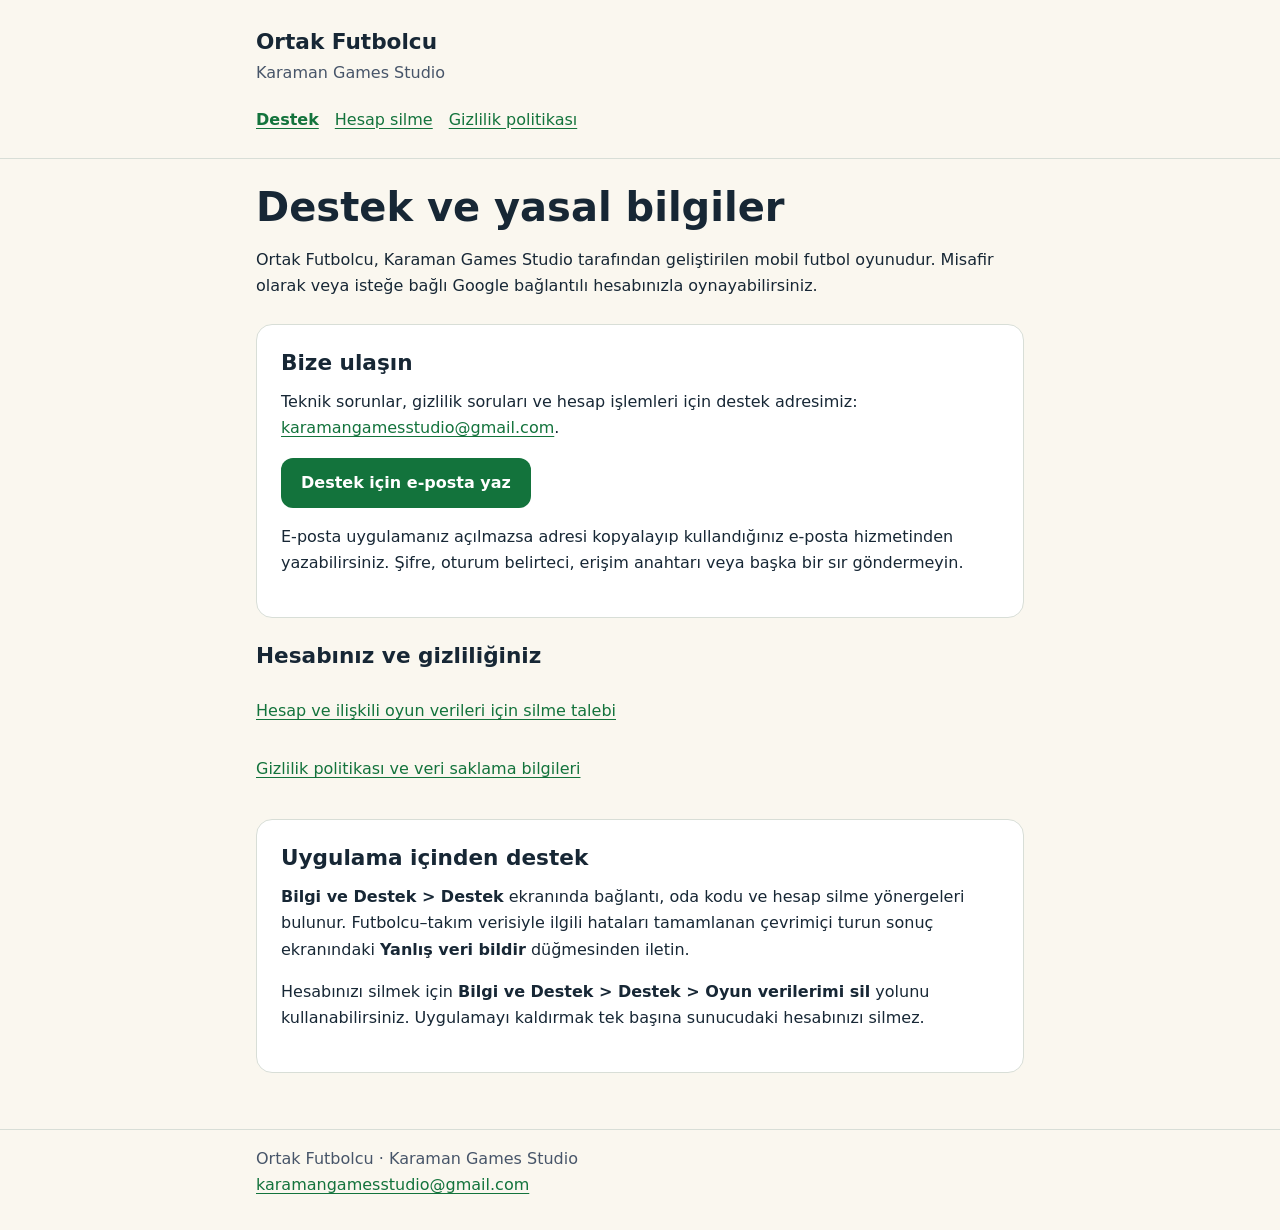
<file: index.html>
<!doctype html>
<html lang="tr">
<head>
  <meta charset="utf-8">
  <meta name="viewport" content="width=device-width, initial-scale=1">
  <meta name="description" content="Ortak Futbolcu — Karaman Games Studio. Destek ve yasal bilgiler.">
  <title>Ortak Futbolcu — Destek ve yasal bilgiler</title>
  <link rel="stylesheet" href="styles.css">
</head>
<body>
  <a class="skip-link" href="#main">İçeriğe geç</a>
  <header><div class="container">
    <a class="brand" href="index.html">Ortak Futbolcu</a>
    <div class="muted">Karaman Games Studio</div>
    <nav aria-label="Ana gezinme">
      <a href="index.html" aria-current="page">Destek</a>
      <a href="delete-account.html">Hesap silme</a>
      <a href="privacy.html">Gizlilik politikası</a>
    </nav>
  </div></header>
  <main id="main" tabindex="-1" class="container">
    <h1>Destek ve yasal bilgiler</h1>
    <p>Ortak Futbolcu, Karaman Games Studio tarafından geliştirilen mobil futbol oyunudur. Misafir olarak veya isteğe bağlı Google bağlantılı hesabınızla oynayabilirsiniz.</p>
    <section class="card" aria-labelledby="support">
      <h2 id="support">Bize ulaşın</h2>
      <p>Teknik sorunlar, gizlilik soruları ve hesap işlemleri için destek adresimiz: <a href="mailto:karamangamesstudio@gmail.com">karamangamesstudio@gmail.com</a>.</p>
      <p><a class="button" href="mailto:karamangamesstudio@gmail.com?subject=Ortak%20Futbolcu%20-%20Destek%20talebi">Destek için e-posta yaz</a></p>
      <p>E-posta uygulamanız açılmazsa adresi kopyalayıp kullandığınız e-posta hizmetinden yazabilirsiniz. Şifre, oturum belirteci, erişim anahtarı veya başka bir sır göndermeyin.</p>
    </section>
    <section aria-labelledby="legal">
      <h2 id="legal">Hesabınız ve gizliliğiniz</h2>
      <ul class="link-list">
        <li><a href="delete-account.html">Hesap ve ilişkili oyun verileri için silme talebi</a></li>
        <li><a href="privacy.html">Gizlilik politikası ve veri saklama bilgileri</a></li>
      </ul>
    </section>
    <section class="card" aria-labelledby="app">
      <h2 id="app">Uygulama içinden destek</h2>
      <p><strong>Bilgi ve Destek &gt; Destek</strong> ekranında bağlantı, oda kodu ve hesap silme yönergeleri bulunur. Futbolcu–takım verisiyle ilgili hataları tamamlanan çevrimiçi turun sonuç ekranındaki <strong>Yanlış veri bildir</strong> düğmesinden iletin.</p>
      <p>Hesabınızı silmek için <strong>Bilgi ve Destek &gt; Destek &gt; Oyun verilerimi sil</strong> yolunu kullanabilirsiniz. Uygulamayı kaldırmak tek başına sunucudaki hesabınızı silmez.</p>
    </section>
  </main>
  <footer><div class="container">Ortak Futbolcu · Karaman Games Studio<br><a href="mailto:karamangamesstudio@gmail.com">karamangamesstudio@gmail.com</a></div></footer>
</body>
</html>
</file>
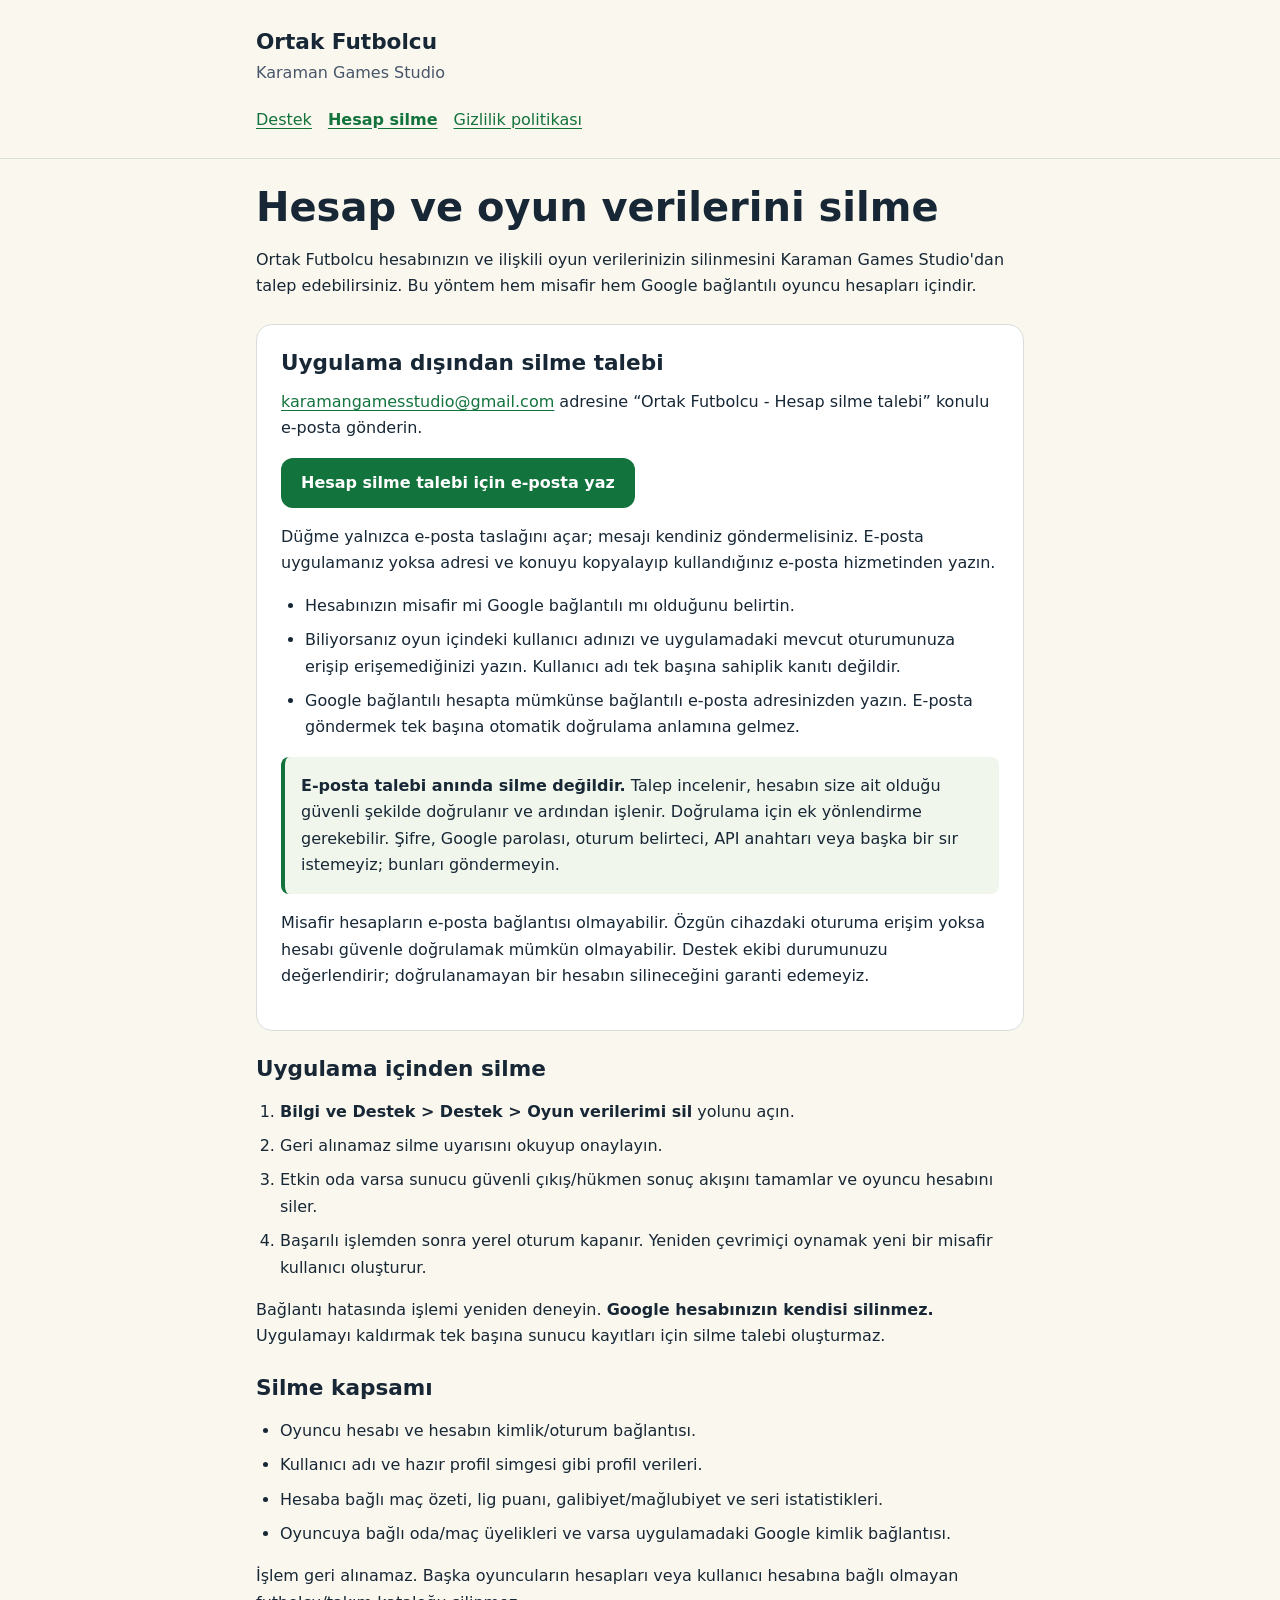
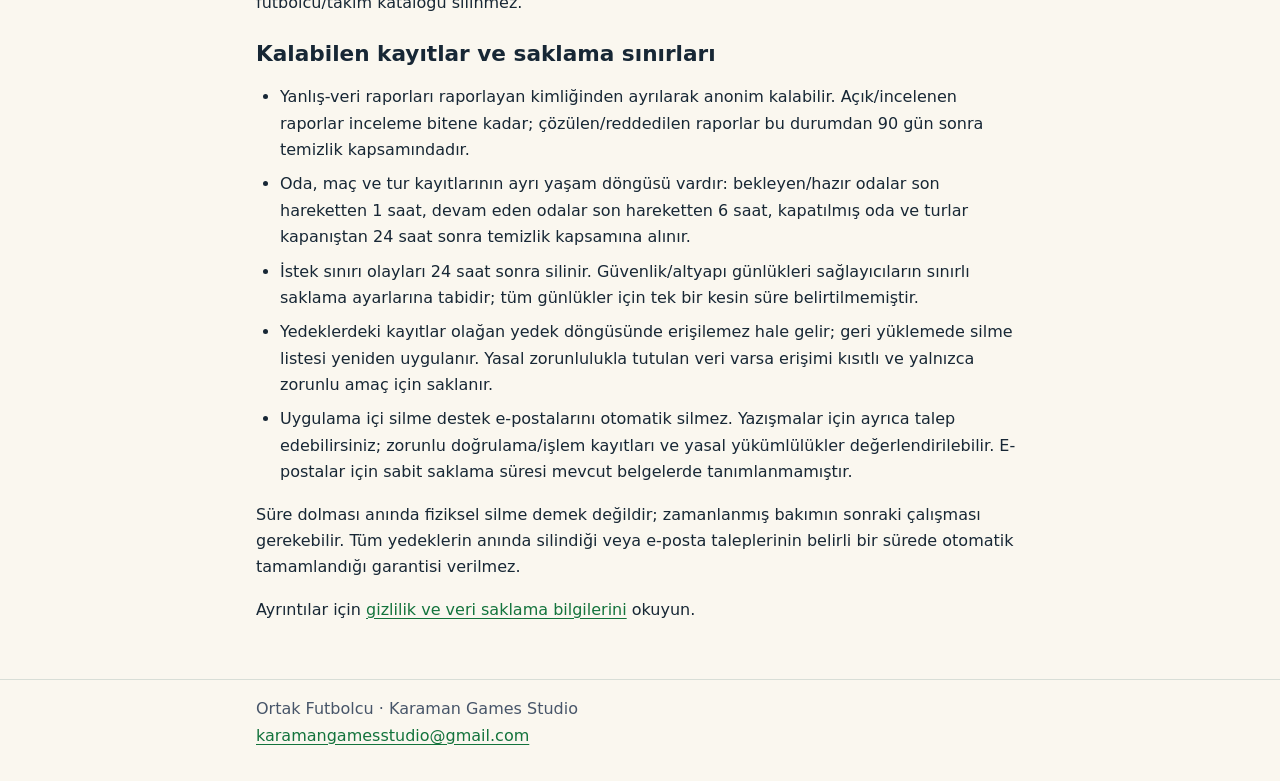
<file: delete-account.html>
<!doctype html>
<html lang="tr">
<head>
  <meta charset="utf-8">
  <meta name="viewport" content="width=device-width, initial-scale=1">
  <meta name="description" content="Ortak Futbolcu — Karaman Games Studio. Hesap ve oyun verilerini silme.">
  <title>Ortak Futbolcu — Hesap ve oyun verilerini silme</title>
  <link rel="stylesheet" href="styles.css">
</head>
<body>
  <a class="skip-link" href="#main">İçeriğe geç</a>
  <header><div class="container">
    <a class="brand" href="index.html">Ortak Futbolcu</a>
    <div class="muted">Karaman Games Studio</div>
    <nav aria-label="Ana gezinme">
      <a href="index.html">Destek</a>
      <a href="delete-account.html" aria-current="page">Hesap silme</a>
      <a href="privacy.html">Gizlilik politikası</a>
    </nav>
  </div></header>
  <main id="main" tabindex="-1" class="container">
    <h1>Hesap ve oyun verilerini silme</h1>
    <p>Ortak Futbolcu hesabınızın ve ilişkili oyun verilerinizin silinmesini Karaman Games Studio'dan talep edebilirsiniz. Bu yöntem hem misafir hem Google bağlantılı oyuncu hesapları içindir.</p>
    <section class="card" aria-labelledby="request">
      <h2 id="request">Uygulama dışından silme talebi</h2>
      <p><a href="mailto:karamangamesstudio@gmail.com">karamangamesstudio@gmail.com</a> adresine “Ortak Futbolcu - Hesap silme talebi” konulu e-posta gönderin.</p>
      <p><a class="button" href="mailto:karamangamesstudio@gmail.com?subject=Ortak%20Futbolcu%20-%20Hesap%20silme%20talebi">Hesap silme talebi için e-posta yaz</a></p>
      <p>Düğme yalnızca e-posta taslağını açar; mesajı kendiniz göndermelisiniz. E-posta uygulamanız yoksa adresi ve konuyu kopyalayıp kullandığınız e-posta hizmetinden yazın.</p>
      <ul>
        <li>Hesabınızın misafir mi Google bağlantılı mı olduğunu belirtin.</li>
        <li>Biliyorsanız oyun içindeki kullanıcı adınızı ve uygulamadaki mevcut oturumunuza erişip erişemediğinizi yazın. Kullanıcı adı tek başına sahiplik kanıtı değildir.</li>
        <li>Google bağlantılı hesapta mümkünse bağlantılı e-posta adresinizden yazın. E-posta göndermek tek başına otomatik doğrulama anlamına gelmez.</li>
      </ul>
      <p class="notice"><strong>E-posta talebi anında silme değildir.</strong> Talep incelenir, hesabın size ait olduğu güvenli şekilde doğrulanır ve ardından işlenir. Doğrulama için ek yönlendirme gerekebilir. Şifre, Google parolası, oturum belirteci, API anahtarı veya başka bir sır istemeyiz; bunları göndermeyin.</p>
      <p>Misafir hesapların e-posta bağlantısı olmayabilir. Özgün cihazdaki oturuma erişim yoksa hesabı güvenle doğrulamak mümkün olmayabilir. Destek ekibi durumunuzu değerlendirir; doğrulanamayan bir hesabın silineceğini garanti edemeyiz.</p>
    </section>
    <section aria-labelledby="app-path">
      <h2 id="app-path">Uygulama içinden silme</h2>
      <ol>
        <li><strong>Bilgi ve Destek &gt; Destek &gt; Oyun verilerimi sil</strong> yolunu açın.</li>
        <li>Geri alınamaz silme uyarısını okuyup onaylayın.</li>
        <li>Etkin oda varsa sunucu güvenli çıkış/hükmen sonuç akışını tamamlar ve oyuncu hesabını siler.</li>
        <li>Başarılı işlemden sonra yerel oturum kapanır. Yeniden çevrimiçi oynamak yeni bir misafir kullanıcı oluşturur.</li>
      </ol>
      <p>Bağlantı hatasında işlemi yeniden deneyin. <strong>Google hesabınızın kendisi silinmez.</strong> Uygulamayı kaldırmak tek başına sunucu kayıtları için silme talebi oluşturmaz.</p>
    </section>
    <section aria-labelledby="deleted">
      <h2 id="deleted">Silme kapsamı</h2>
      <ul>
        <li>Oyuncu hesabı ve hesabın kimlik/oturum bağlantısı.</li>
        <li>Kullanıcı adı ve hazır profil simgesi gibi profil verileri.</li>
        <li>Hesaba bağlı maç özeti, lig puanı, galibiyet/mağlubiyet ve seri istatistikleri.</li>
        <li>Oyuncuya bağlı oda/maç üyelikleri ve varsa uygulamadaki Google kimlik bağlantısı.</li>
      </ul>
      <p>İşlem geri alınamaz. Başka oyuncuların hesapları veya kullanıcı hesabına bağlı olmayan futbolcu/takım kataloğu silinmez.</p>
    </section>
    <section aria-labelledby="retained">
      <h2 id="retained">Kalabilen kayıtlar ve saklama sınırları</h2>
      <ul>
        <li>Yanlış-veri raporları raporlayan kimliğinden ayrılarak anonim kalabilir. Açık/incelenen raporlar inceleme bitene kadar; çözülen/reddedilen raporlar bu durumdan 90 gün sonra temizlik kapsamındadır.</li>
        <li>Oda, maç ve tur kayıtlarının ayrı yaşam döngüsü vardır: bekleyen/hazır odalar son hareketten 1 saat, devam eden odalar son hareketten 6 saat, kapatılmış oda ve turlar kapanıştan 24 saat sonra temizlik kapsamına alınır.</li>
        <li>İstek sınırı olayları 24 saat sonra silinir. Güvenlik/altyapı günlükleri sağlayıcıların sınırlı saklama ayarlarına tabidir; tüm günlükler için tek bir kesin süre belirtilmemiştir.</li>
        <li>Yedeklerdeki kayıtlar olağan yedek döngüsünde erişilemez hale gelir; geri yüklemede silme listesi yeniden uygulanır. Yasal zorunlulukla tutulan veri varsa erişimi kısıtlı ve yalnızca zorunlu amaç için saklanır.</li>
        <li>Uygulama içi silme destek e-postalarını otomatik silmez. Yazışmalar için ayrıca talep edebilirsiniz; zorunlu doğrulama/işlem kayıtları ve yasal yükümlülükler değerlendirilebilir. E-postalar için sabit saklama süresi mevcut belgelerde tanımlanmamıştır.</li>
      </ul>
      <p>Süre dolması anında fiziksel silme demek değildir; zamanlanmış bakımın sonraki çalışması gerekebilir. Tüm yedeklerin anında silindiği veya e-posta taleplerinin belirli bir sürede otomatik tamamlandığı garantisi verilmez.</p>
      <p>Ayrıntılar için <a href="privacy.html#retention">gizlilik ve veri saklama bilgilerini</a> okuyun.</p>
    </section>
  </main>
  <footer><div class="container">Ortak Futbolcu · Karaman Games Studio<br><a href="mailto:karamangamesstudio@gmail.com">karamangamesstudio@gmail.com</a></div></footer>
</body>
</html>
</file>
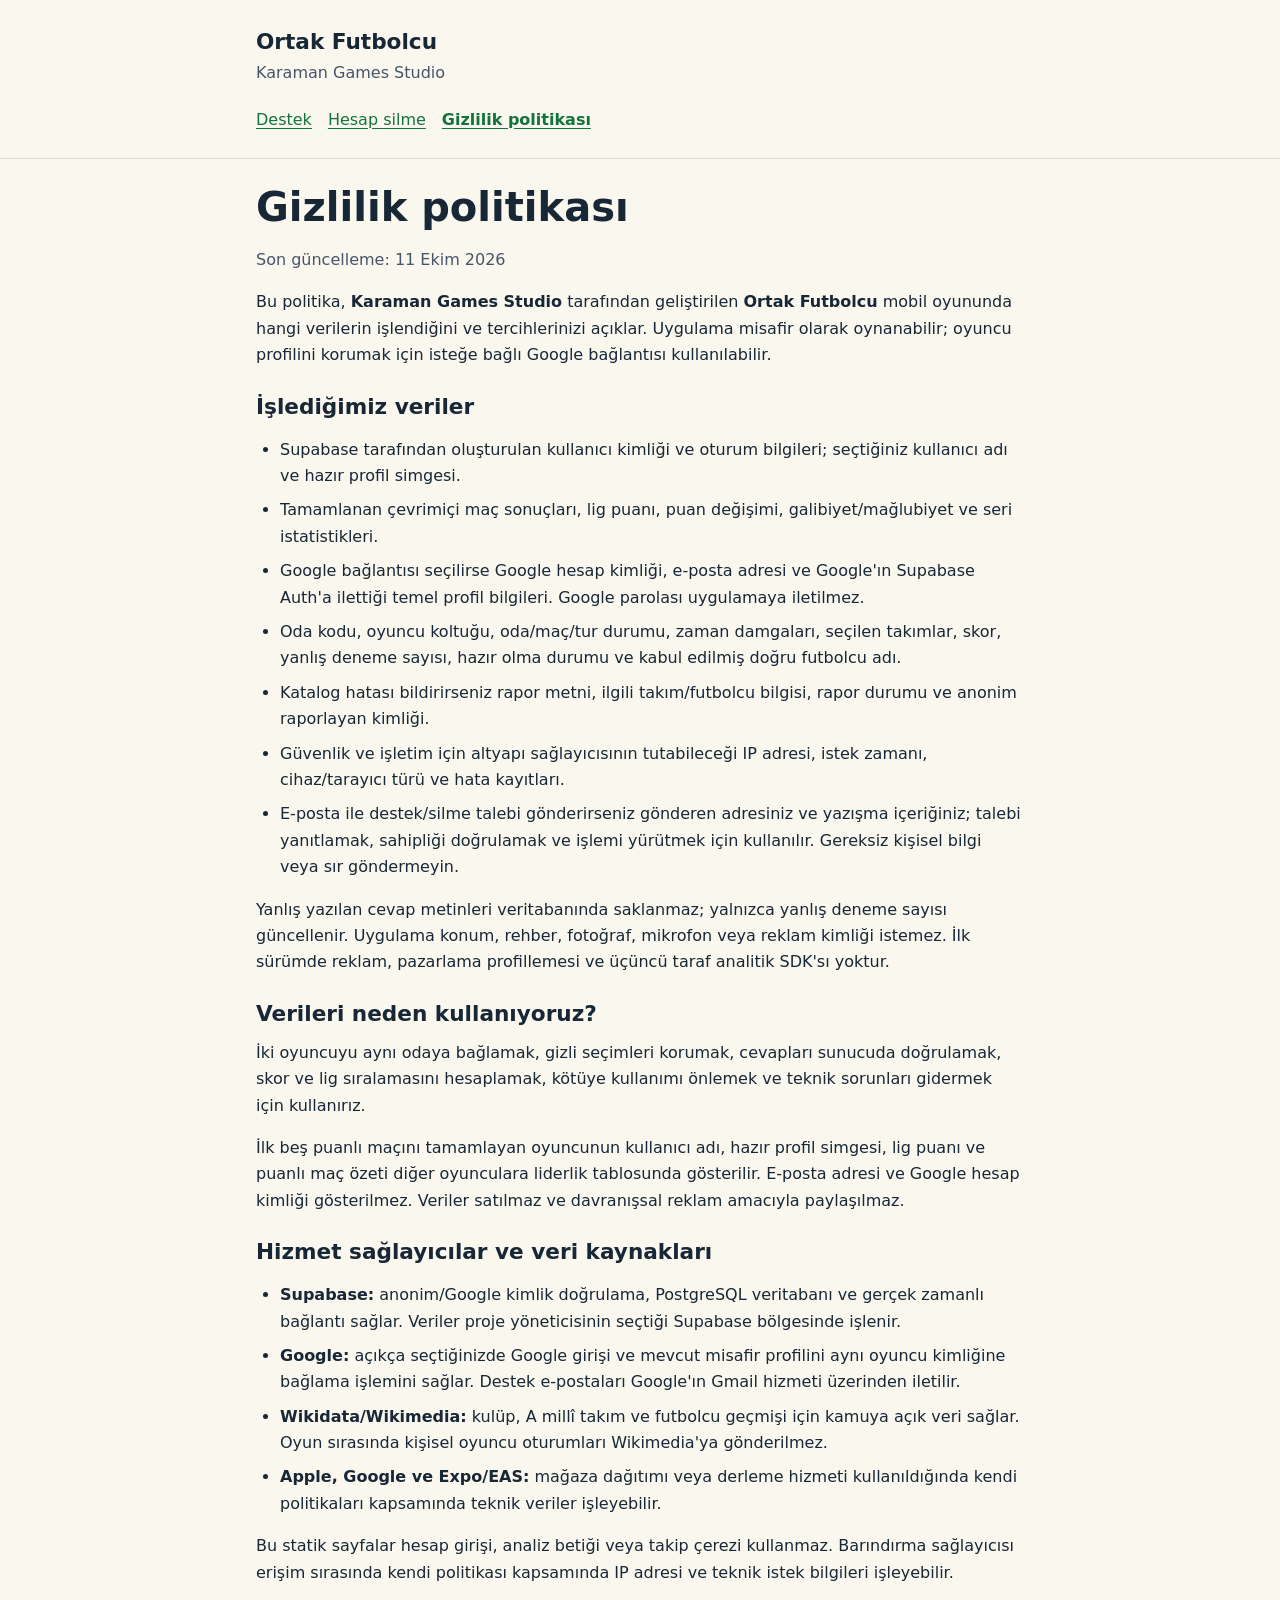
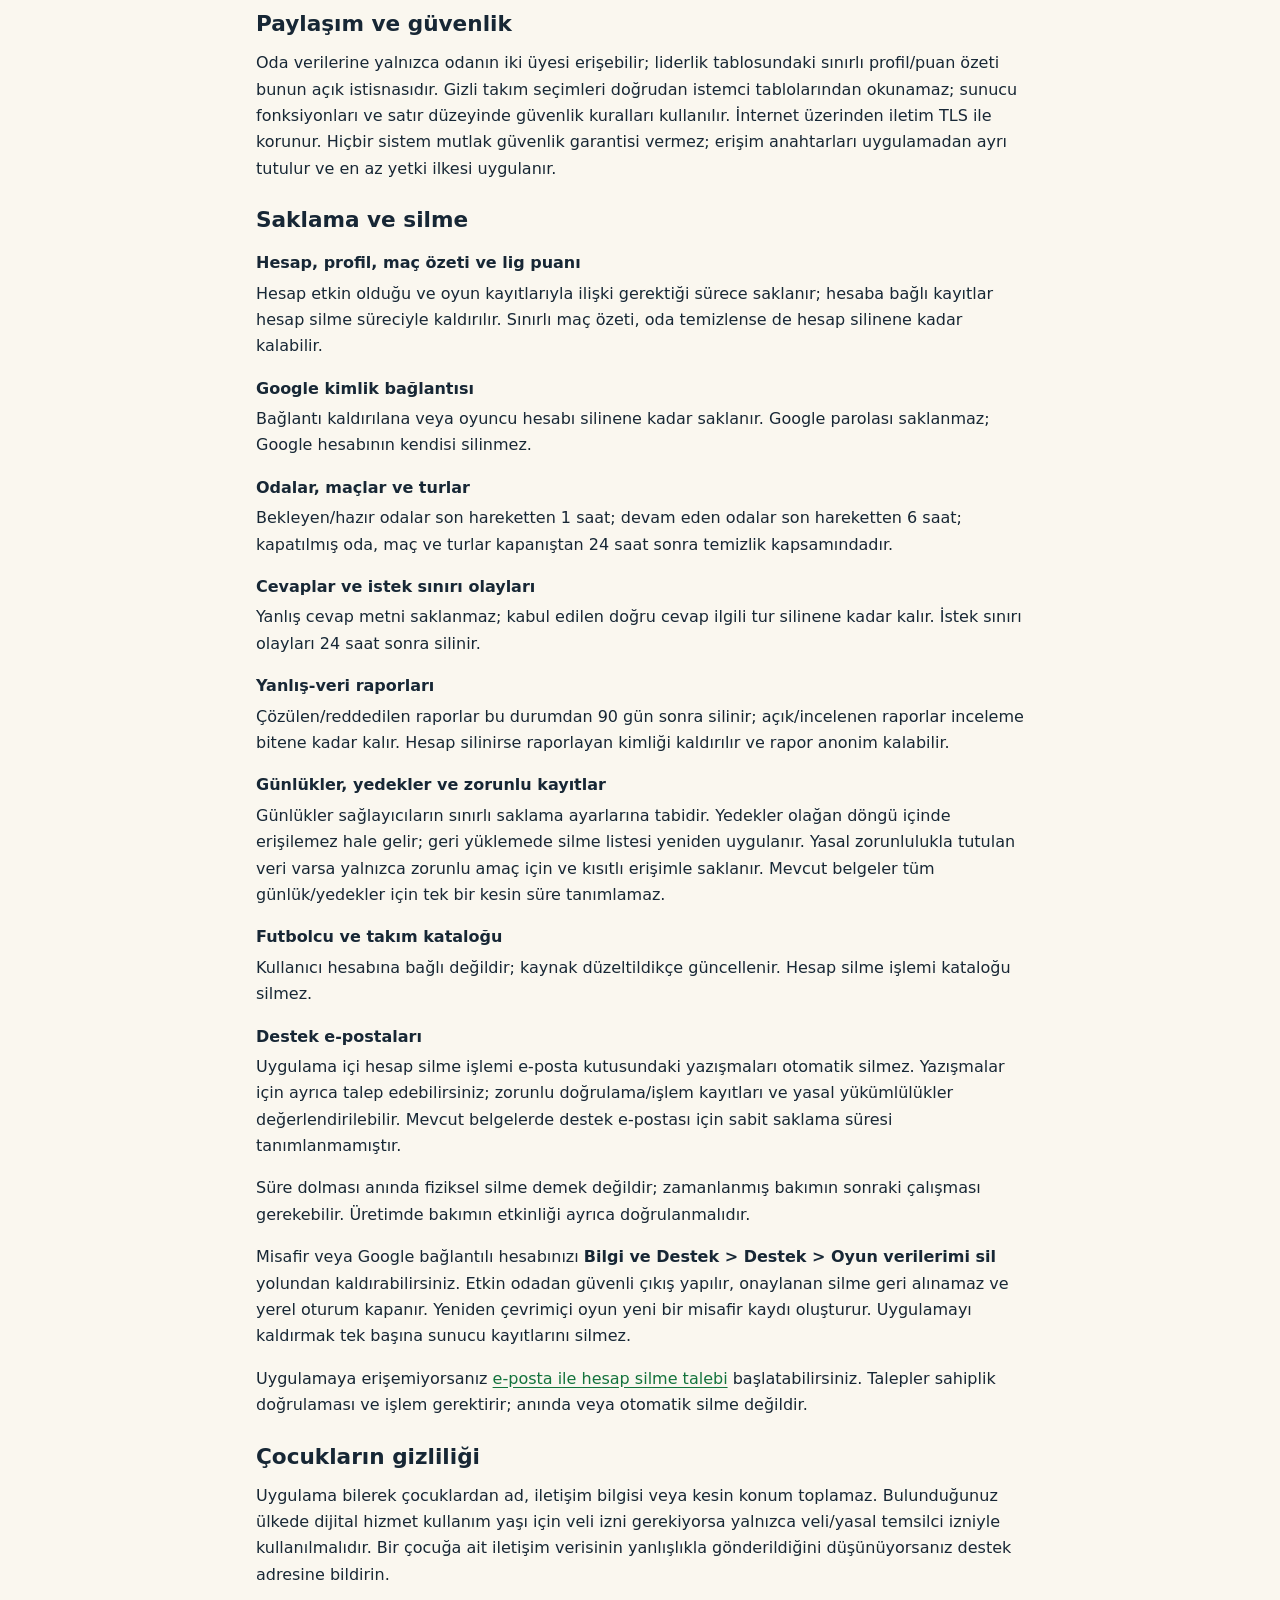
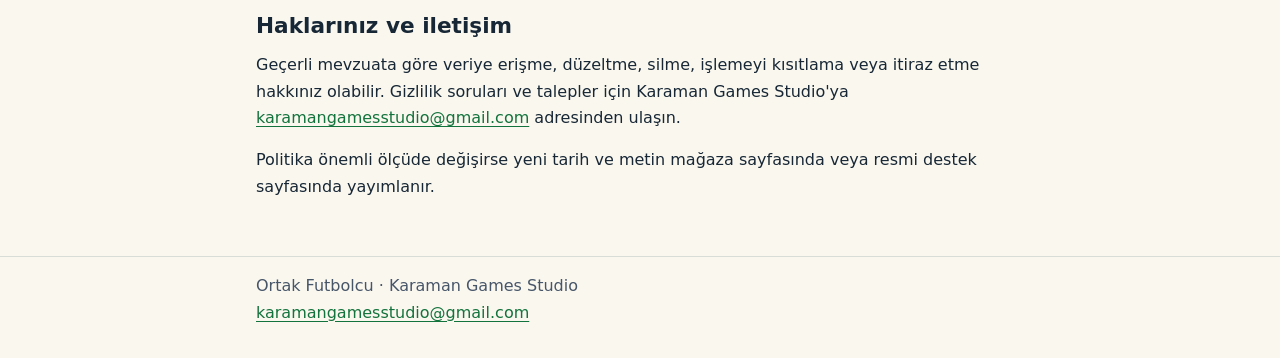
<file: privacy.html>
<!doctype html>
<html lang="tr">
<head>
  <meta charset="utf-8">
  <meta name="viewport" content="width=device-width, initial-scale=1">
  <meta name="description" content="Ortak Futbolcu — Karaman Games Studio. Gizlilik politikası.">
  <title>Ortak Futbolcu — Gizlilik politikası</title>
  <link rel="stylesheet" href="styles.css">
</head>
<body>
  <a class="skip-link" href="#main">İçeriğe geç</a>
  <header><div class="container">
    <a class="brand" href="index.html">Ortak Futbolcu</a>
    <div class="muted">Karaman Games Studio</div>
    <nav aria-label="Ana gezinme">
      <a href="index.html">Destek</a>
      <a href="delete-account.html">Hesap silme</a>
      <a href="privacy.html" aria-current="page">Gizlilik politikası</a>
    </nav>
  </div></header>
  <main id="main" tabindex="-1" class="container">
    <h1>Gizlilik politikası</h1>
    <p class="muted">Son güncelleme: 11 Ekim 2026</p>
    <p>Bu politika, <strong>Karaman Games Studio</strong> tarafından geliştirilen <strong>Ortak Futbolcu</strong> mobil oyununda hangi verilerin işlendiğini ve tercihlerinizi açıklar. Uygulama misafir olarak oynanabilir; oyuncu profilini korumak için isteğe bağlı Google bağlantısı kullanılabilir.</p>
    <section aria-labelledby="data">
      <h2 id="data">İşlediğimiz veriler</h2>
      <ul>
        <li>Supabase tarafından oluşturulan kullanıcı kimliği ve oturum bilgileri; seçtiğiniz kullanıcı adı ve hazır profil simgesi.</li>
        <li>Tamamlanan çevrimiçi maç sonuçları, lig puanı, puan değişimi, galibiyet/mağlubiyet ve seri istatistikleri.</li>
        <li>Google bağlantısı seçilirse Google hesap kimliği, e-posta adresi ve Google'ın Supabase Auth'a ilettiği temel profil bilgileri. Google parolası uygulamaya iletilmez.</li>
        <li>Oda kodu, oyuncu koltuğu, oda/maç/tur durumu, zaman damgaları, seçilen takımlar, skor, yanlış deneme sayısı, hazır olma durumu ve kabul edilmiş doğru futbolcu adı.</li>
        <li>Katalog hatası bildirirseniz rapor metni, ilgili takım/futbolcu bilgisi, rapor durumu ve anonim raporlayan kimliği.</li>
        <li>Güvenlik ve işletim için altyapı sağlayıcısının tutabileceği IP adresi, istek zamanı, cihaz/tarayıcı türü ve hata kayıtları.</li>
        <li>E-posta ile destek/silme talebi gönderirseniz gönderen adresiniz ve yazışma içeriğiniz; talebi yanıtlamak, sahipliği doğrulamak ve işlemi yürütmek için kullanılır. Gereksiz kişisel bilgi veya sır göndermeyin.</li>
      </ul>
      <p>Yanlış yazılan cevap metinleri veritabanında saklanmaz; yalnızca yanlış deneme sayısı güncellenir. Uygulama konum, rehber, fotoğraf, mikrofon veya reklam kimliği istemez. İlk sürümde reklam, pazarlama profillemesi ve üçüncü taraf analitik SDK'sı yoktur.</p>
    </section>
    <section aria-labelledby="purpose">
      <h2 id="purpose">Verileri neden kullanıyoruz?</h2>
      <p>İki oyuncuyu aynı odaya bağlamak, gizli seçimleri korumak, cevapları sunucuda doğrulamak, skor ve lig sıralamasını hesaplamak, kötüye kullanımı önlemek ve teknik sorunları gidermek için kullanırız.</p>
      <p>İlk beş puanlı maçını tamamlayan oyuncunun kullanıcı adı, hazır profil simgesi, lig puanı ve puanlı maç özeti diğer oyunculara liderlik tablosunda gösterilir. E-posta adresi ve Google hesap kimliği gösterilmez. Veriler satılmaz ve davranışsal reklam amacıyla paylaşılmaz.</p>
    </section>
    <section aria-labelledby="providers">
      <h2 id="providers">Hizmet sağlayıcılar ve veri kaynakları</h2>
      <ul>
        <li><strong>Supabase:</strong> anonim/Google kimlik doğrulama, PostgreSQL veritabanı ve gerçek zamanlı bağlantı sağlar. Veriler proje yöneticisinin seçtiği Supabase bölgesinde işlenir.</li>
        <li><strong>Google:</strong> açıkça seçtiğinizde Google girişi ve mevcut misafir profilini aynı oyuncu kimliğine bağlama işlemini sağlar. Destek e-postaları Google'ın Gmail hizmeti üzerinden iletilir.</li>
        <li><strong>Wikidata/Wikimedia:</strong> kulüp, A millî takım ve futbolcu geçmişi için kamuya açık veri sağlar. Oyun sırasında kişisel oyuncu oturumları Wikimedia'ya gönderilmez.</li>
        <li><strong>Apple, Google ve Expo/EAS:</strong> mağaza dağıtımı veya derleme hizmeti kullanıldığında kendi politikaları kapsamında teknik veriler işleyebilir.</li>
      </ul>
      <p>Bu statik sayfalar hesap girişi, analiz betiği veya takip çerezi kullanmaz. Barındırma sağlayıcısı erişim sırasında kendi politikası kapsamında IP adresi ve teknik istek bilgileri işleyebilir.</p>
    </section>
    <section aria-labelledby="security">
      <h2 id="security">Paylaşım ve güvenlik</h2>
      <p>Oda verilerine yalnızca odanın iki üyesi erişebilir; liderlik tablosundaki sınırlı profil/puan özeti bunun açık istisnasıdır. Gizli takım seçimleri doğrudan istemci tablolarından okunamaz; sunucu fonksiyonları ve satır düzeyinde güvenlik kuralları kullanılır. İnternet üzerinden iletim TLS ile korunur. Hiçbir sistem mutlak güvenlik garantisi vermez; erişim anahtarları uygulamadan ayrı tutulur ve en az yetki ilkesi uygulanır.</p>
    </section>
    <section id="retention" aria-labelledby="retention-heading">
      <h2 id="retention-heading">Saklama ve silme</h2>
      <dl>
        <dt>Hesap, profil, maç özeti ve lig puanı</dt><dd>Hesap etkin olduğu ve oyun kayıtlarıyla ilişki gerektiği sürece saklanır; hesaba bağlı kayıtlar hesap silme süreciyle kaldırılır. Sınırlı maç özeti, oda temizlense de hesap silinene kadar kalabilir.</dd>
        <dt>Google kimlik bağlantısı</dt><dd>Bağlantı kaldırılana veya oyuncu hesabı silinene kadar saklanır. Google parolası saklanmaz; Google hesabının kendisi silinmez.</dd>
        <dt>Odalar, maçlar ve turlar</dt><dd>Bekleyen/hazır odalar son hareketten 1 saat; devam eden odalar son hareketten 6 saat; kapatılmış oda, maç ve turlar kapanıştan 24 saat sonra temizlik kapsamındadır.</dd>
        <dt>Cevaplar ve istek sınırı olayları</dt><dd>Yanlış cevap metni saklanmaz; kabul edilen doğru cevap ilgili tur silinene kadar kalır. İstek sınırı olayları 24 saat sonra silinir.</dd>
        <dt>Yanlış-veri raporları</dt><dd>Çözülen/reddedilen raporlar bu durumdan 90 gün sonra silinir; açık/incelenen raporlar inceleme bitene kadar kalır. Hesap silinirse raporlayan kimliği kaldırılır ve rapor anonim kalabilir.</dd>
        <dt>Günlükler, yedekler ve zorunlu kayıtlar</dt><dd>Günlükler sağlayıcıların sınırlı saklama ayarlarına tabidir. Yedekler olağan döngü içinde erişilemez hale gelir; geri yüklemede silme listesi yeniden uygulanır. Yasal zorunlulukla tutulan veri varsa yalnızca zorunlu amaç için ve kısıtlı erişimle saklanır. Mevcut belgeler tüm günlük/yedekler için tek bir kesin süre tanımlamaz.</dd>
        <dt>Futbolcu ve takım kataloğu</dt><dd>Kullanıcı hesabına bağlı değildir; kaynak düzeltildikçe güncellenir. Hesap silme işlemi kataloğu silmez.</dd>
        <dt>Destek e-postaları</dt><dd>Uygulama içi hesap silme işlemi e-posta kutusundaki yazışmaları otomatik silmez. Yazışmalar için ayrıca talep edebilirsiniz; zorunlu doğrulama/işlem kayıtları ve yasal yükümlülükler değerlendirilebilir. Mevcut belgelerde destek e-postası için sabit saklama süresi tanımlanmamıştır.</dd>
      </dl>
      <p>Süre dolması anında fiziksel silme demek değildir; zamanlanmış bakımın sonraki çalışması gerekebilir. Üretimde bakımın etkinliği ayrıca doğrulanmalıdır.</p>
      <p>Misafir veya Google bağlantılı hesabınızı <strong>Bilgi ve Destek &gt; Destek &gt; Oyun verilerimi sil</strong> yolundan kaldırabilirsiniz. Etkin odadan güvenli çıkış yapılır, onaylanan silme geri alınamaz ve yerel oturum kapanır. Yeniden çevrimiçi oyun yeni bir misafir kaydı oluşturur. Uygulamayı kaldırmak tek başına sunucu kayıtlarını silmez.</p>
      <p>Uygulamaya erişemiyorsanız <a href="delete-account.html">e-posta ile hesap silme talebi</a> başlatabilirsiniz. Talepler sahiplik doğrulaması ve işlem gerektirir; anında veya otomatik silme değildir.</p>
    </section>
    <section aria-labelledby="children">
      <h2 id="children">Çocukların gizliliği</h2>
      <p>Uygulama bilerek çocuklardan ad, iletişim bilgisi veya kesin konum toplamaz. Bulunduğunuz ülkede dijital hizmet kullanım yaşı için veli izni gerekiyorsa yalnızca veli/yasal temsilci izniyle kullanılmalıdır. Bir çocuğa ait iletişim verisinin yanlışlıkla gönderildiğini düşünüyorsanız destek adresine bildirin.</p>
    </section>
    <section aria-labelledby="rights">
      <h2 id="rights">Haklarınız ve iletişim</h2>
      <p>Geçerli mevzuata göre veriye erişme, düzeltme, silme, işlemeyi kısıtlama veya itiraz etme hakkınız olabilir. Gizlilik soruları ve talepler için Karaman Games Studio'ya <a href="mailto:karamangamesstudio@gmail.com">karamangamesstudio@gmail.com</a> adresinden ulaşın.</p>
      <p>Politika önemli ölçüde değişirse yeni tarih ve metin mağaza sayfasında veya resmi destek sayfasında yayımlanır.</p>
    </section>
  </main>
  <footer><div class="container">Ortak Futbolcu · Karaman Games Studio<br><a href="mailto:karamangamesstudio@gmail.com">karamangamesstudio@gmail.com</a></div></footer>
</body>
</html>
</file>
<file: styles.css>
:root {
  color-scheme: light;
  --background: #faf7ef; --surface: #fff; --text: #172735;
  --muted: #475569; --primary: #13733c; --border: #d8ded7; --notice: #f1f6ed;
}
* { box-sizing: border-box; }
body { margin: 0; background: var(--background); color: var(--text); font: 1rem/1.65 system-ui, -apple-system, BlinkMacSystemFont, "Segoe UI", sans-serif; overflow-wrap: anywhere; }
.container { width: min(100% - 2rem, 48rem); margin-inline: auto; }
header { padding-block: 1.5rem 1rem; border-bottom: 1px solid var(--border); }
.brand { display: block; color: var(--text); font-weight: 800; font-size: 1.35rem; text-decoration: none; }
.muted { color: var(--muted); }
nav { display: flex; flex-wrap: wrap; gap: .25rem 1rem; margin-top: .75rem; }
nav a { display: inline-flex; align-items: center; min-height: 2.75rem; }
a { color: var(--primary); text-underline-offset: .2em; }
a:hover { text-decoration-thickness: .15em; }
a:focus-visible { outline: 3px solid var(--primary); outline-offset: 4px; border-radius: .15rem; }
[aria-current="page"] { font-weight: 750; }
main { padding-block: 1.5rem 2rem; }
h1 { font-size: clamp(1.8rem, 6vw, 2.5rem); line-height: 1.2; margin: 0 0 1rem; }
h2 { font-size: 1.35rem; line-height: 1.3; margin: 0 0 .75rem; }
p { margin: 0 0 1rem; }
section { margin-block: 1.5rem; }
ul, ol { padding-left: 1.5rem; }
li + li { margin-top: .5rem; }
.card { background: var(--surface); border: 1px solid var(--border); border-radius: 1rem; padding: clamp(1rem, 4vw, 1.5rem); }
.notice { background: var(--notice); border-left: .25rem solid var(--primary); padding: 1rem; border-radius: .5rem; }
.button { display: inline-flex; justify-content: center; align-items: center; min-height: 2.75rem; max-width: 100%; padding: .75rem 1.25rem; background: var(--primary); color: #fff; border-radius: .75rem; font-weight: 700; text-align: center; text-decoration: none; }
.button:hover { text-decoration: underline; }
.link-list { list-style: none; padding: 0; }
.link-list a { display: block; padding-block: .75rem; }
dt { font-weight: 750; margin-top: 1rem; }
dd { margin: .25rem 0 1rem; }
footer { padding-block: 1rem 2rem; border-top: 1px solid var(--border); color: var(--muted); }
.skip-link { position: absolute; top: .5rem; left: 1rem; padding: .75rem; background: var(--surface); transform: translateY(-200%); z-index: 1; }
.skip-link:focus { transform: translateY(0); }
</file>
